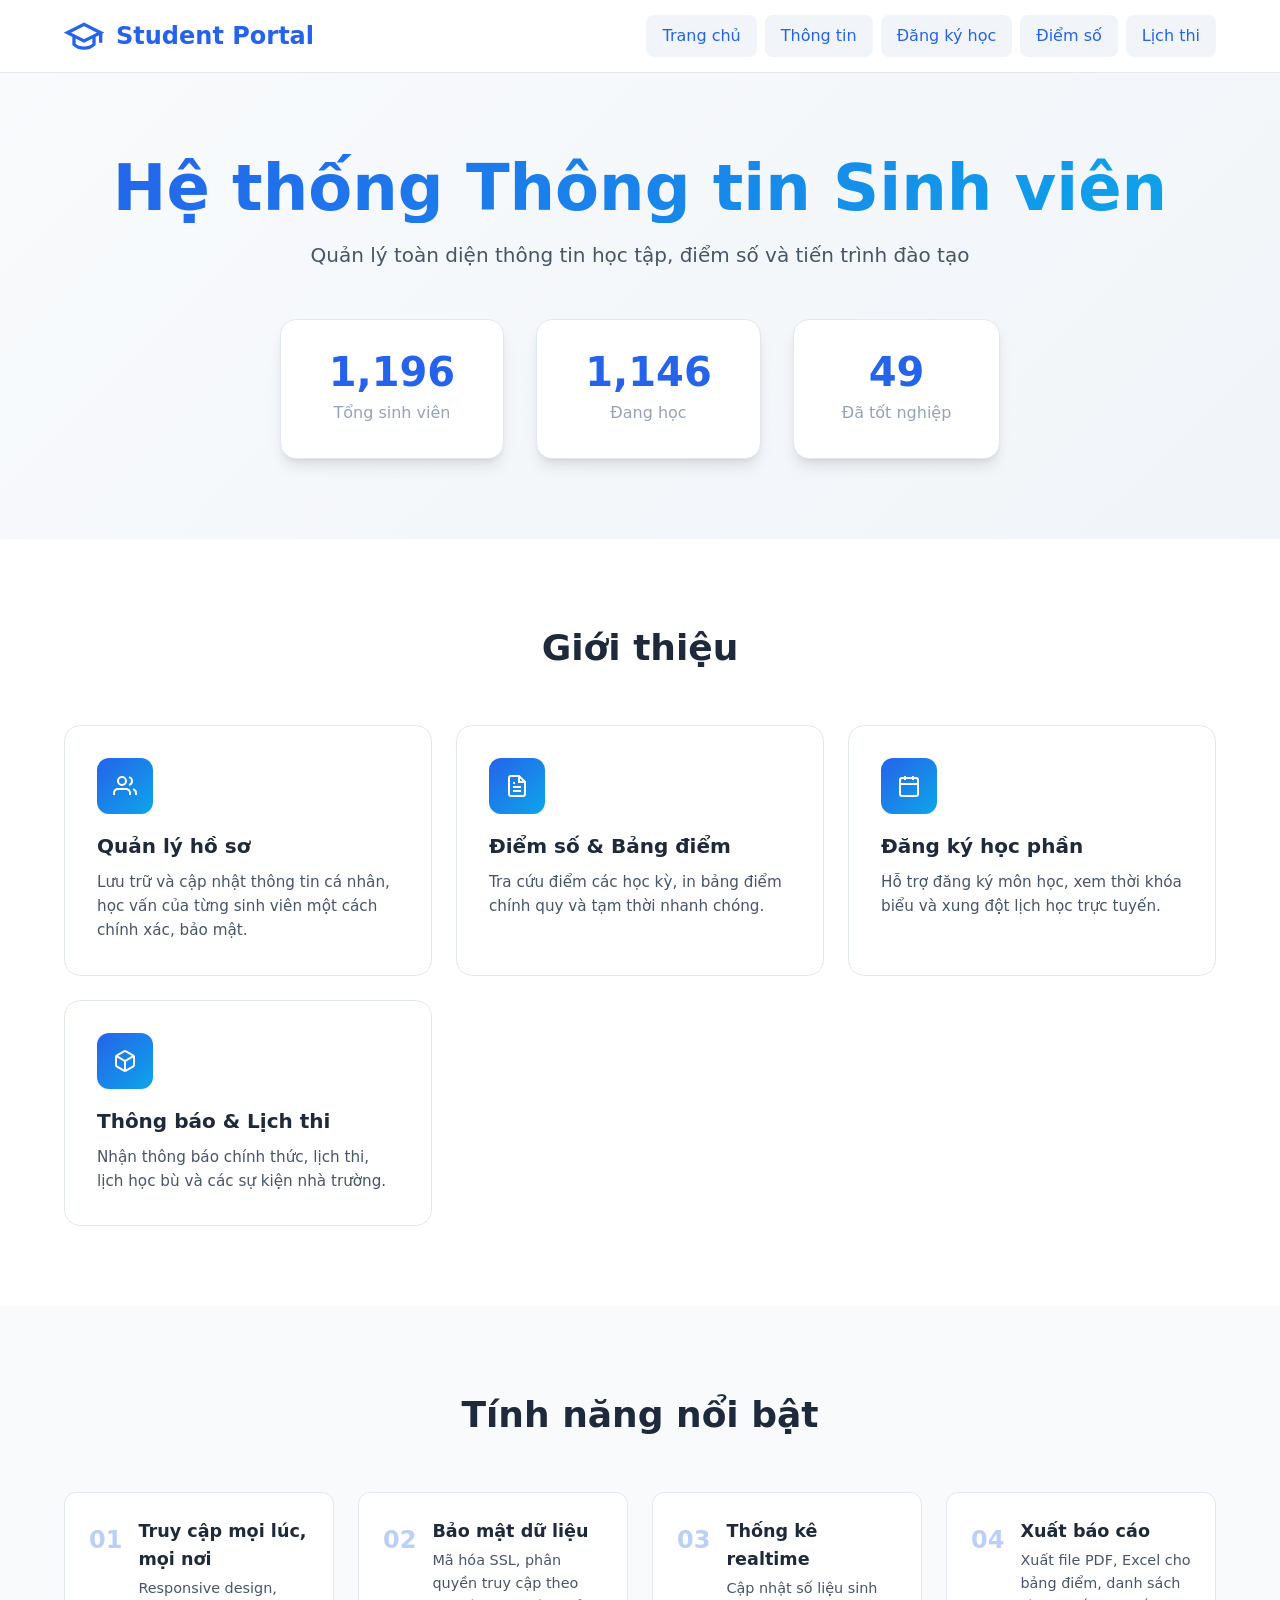
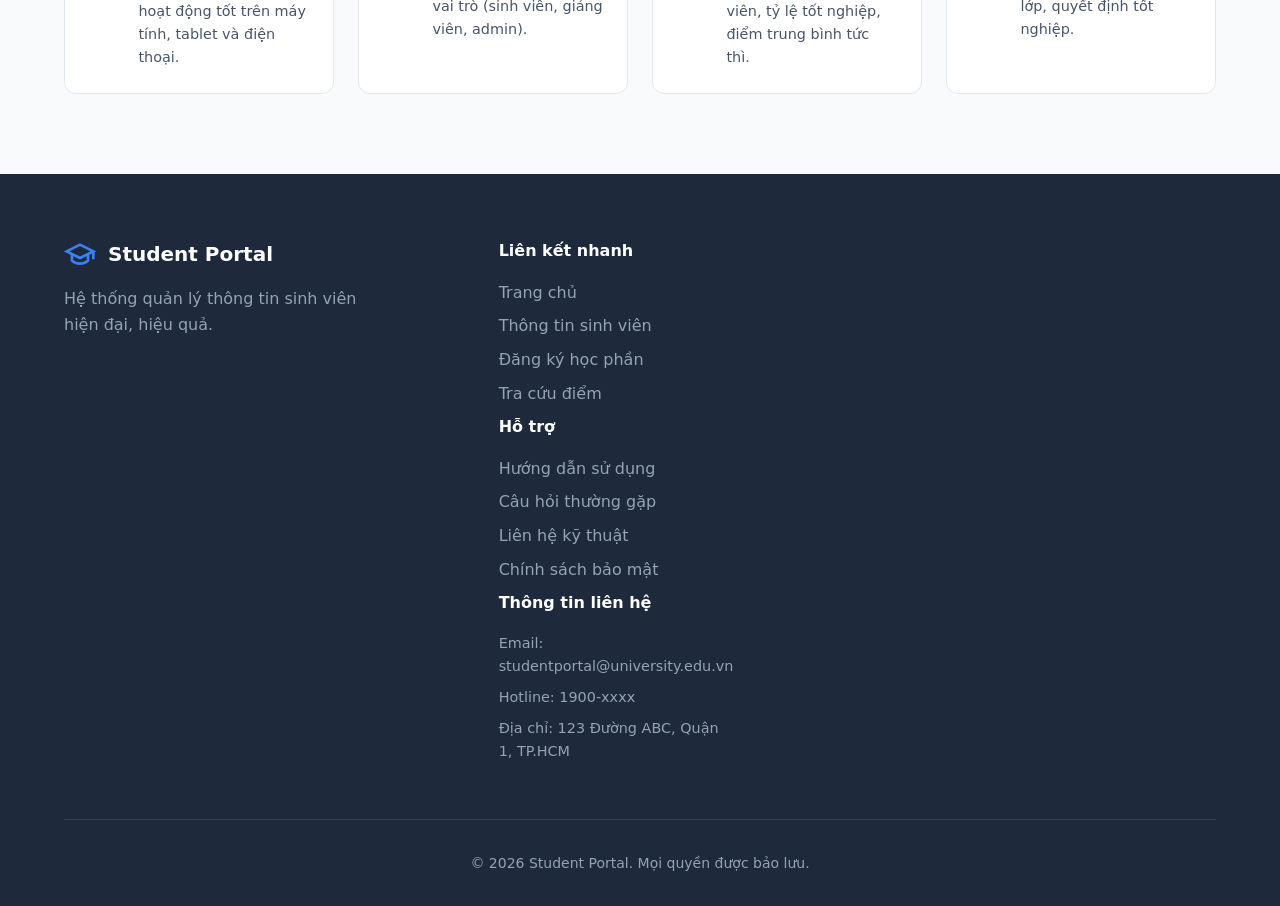
<file: BAITAP_LTW/bt01_docker-compose/website1/index.html>
<!DOCTYPE html>
<html lang="vi">
<head>
    <meta charset="UTF-8">
    <meta name="viewport" content="width=device-width, initial-scale=1.0">
    <title>Student Portal - Hệ thống thông tin sinh viên</title>
    <link rel="stylesheet" href="style.css">
</head>
<body>
    <header class="header">
        <div class="container">
            <div class="logo">
                <svg width="40" height="40" viewBox="0 0 24 24" fill="none" stroke="currentColor" stroke-width="2">
                    <path d="M22 10v6M2 10l10-5 10 5-10 5z"/>
                    <path d="M6 12v5c3 3 9 3 12 0v-5"/>
                </svg>
                <span>Student Portal</span>
            </div>
            <nav class="nav">
                <a href="#" class="nav-link active">Trang chủ</a>
                <a href="#" class="nav-link">Thông tin</a>
                <a href="#" class="nav-link">Đăng ký học</a>
                <a href="#" class="nav-link">Điểm số</a>
                <a href="#" class="nav-link">Lịch thi</a>
            </nav>
        </div>
    </header>

    <main class="main">
        <section class="hero">
            <div class="container">
                <h1>Hệ thống Thông tin Sinh viên</h1>
                <p class="subtitle">Quản lý toàn diện thông tin học tập, điểm số và tiến trình đào tạo</p>
                <div class="hero-stats">
                    <div class="stat-card">
                        <span class="stat-number">1,200</span>
                        <span class="stat-label">Tổng sinh viên</span>
                    </div>
                    <div class="stat-card">
                        <span class="stat-number">1,150</span>
                        <span class="stat-label">Đang học</span>
                    </div>
                    <div class="stat-card">
                        <span class="stat-number">50</span>
                        <span class="stat-label">Đã tốt nghiệp</span>
                    </div>
                </div>
            </div>
        </section>

        <section class="info-section">
            <div class="container">
                <h2>Giới thiệu</h2>
                <div class="info-grid">
                    <div class="info-card">
                        <div class="icon-wrapper">
                            <svg width="24" height="24" viewBox="0 0 24 24" fill="none" stroke="currentColor" stroke-width="2">
                                <path d="M17 21v-2a4 4 0 0 0-4-4H5a4 4 0 0 0-4 4v2"/>
                                <circle cx="9" cy="7" r="4"/>
                                <path d="M23 21v-2a4 4 0 0 0-3-3.87M16 3.13a4 4 0 0 1 0 7.75"/>
                            </svg>
                        </div>
                        <h3>Quản lý hồ sơ</h3>
                        <p>Lưu trữ và cập nhật thông tin cá nhân, học vấn của từng sinh viên một cách chính xác, bảo mật.</p>
                    </div>
                    <div class="info-card">
                        <div class="icon-wrapper">
                            <svg width="24" height="24" viewBox="0 0 24 24" fill="none" stroke="currentColor" stroke-width="2">
                                <path d="M14 2H6a2 2 0 0 0-2 2v16a2 2 0 0 0 2 2h12a2 2 0 0 0 2-2V8z"/>
                                <polyline points="14 2 14 8 20 8"/>
                                <line x1="16" y1="13" x2="8" y2="13"/>
                                <line x1="16" y1="17" x2="8" y2="17"/>
                                <polyline points="10 9 9 9 8 9"/>
                            </svg>
                        </div>
                        <h3>Điểm số & Bảng điểm</h3>
                        <p>Tra cứu điểm các học kỳ, in bảng điểm chính quy và tạm thời nhanh chóng.</p>
                    </div>
                    <div class="info-card">
                        <div class="icon-wrapper">
                            <svg width="24" height="24" viewBox="0 0 24 24" fill="none" stroke="currentColor" stroke-width="2">
                                <rect x="3" y="4" width="18" height="18" rx="2" ry="2"/>
                                <line x1="16" y1="2" x2="16" y2="6"/>
                                <line x1="8" y1="2" x2="8" y2="6"/>
                                <line x1="3" y1="10" x2="21" y2="10"/>
                            </svg>
                        </div>
                        <h3>Đăng ký học phần</h3>
                        <p>Hỗ trợ đăng ký môn học, xem thời khóa biểu và xung đột lịch học trực tuyến.</p>
                    </div>
                    <div class="info-card">
                        <div class="icon-wrapper">
                            <svg width="24" height="24" viewBox="0 0 24 24" fill="none" stroke="currentColor" stroke-width="2">
                                <path d="M21 16V8a2 2 0 0 0-1-1.73l-7-4a2 2 0 0 0-2 0l-7 4A2 2 0 0 0 3 8v8a2 2 0 0 0 1 1.73l7 4a2 2 0 0 0 2 0l7-4A2 2 0 0 0 21 16z"/>
                                <polyline points="3.27 6.96 12 12.01 20.73 6.96"/>
                                <line x1="12" y1="22.08" x2="12" y2="12"/>
                            </svg>
                        </div>
                        <h3>Thông báo & Lịch thi</h3>
                        <p>Nhận thông báo chính thức, lịch thi, lịch học bù và các sự kiện nhà trường.</p>
                    </div>
                </div>
            </div>
        </section>

        <section class="features-section">
            <div class="container">
                <h2>Tính năng nổi bật</h2>
                <div class="features-grid">
                    <div class="feature-item">
                        <span class="feature-number">01</span>
                        <div>
                            <h4>Truy cập mọi lúc, mọi nơi</h4>
                            <p>Responsive design, hoạt động tốt trên máy tính, tablet và điện thoại.</p>
                        </div>
                    </div>
                    <div class="feature-item">
                        <span class="feature-number">02</span>
                        <div>
                            <h4>Bảo mật dữ liệu</h4>
                            <p>Mã hóa SSL, phân quyền truy cập theo vai trò (sinh viên, giảng viên, admin).</p>
                        </div>
                    </div>
                    <div class="feature-item">
                        <span class="feature-number">03</span>
                        <div>
                            <h4>Thống kê realtime</h4>
                            <p>Cập nhật số liệu sinh viên, tỷ lệ tốt nghiệp, điểm trung bình tức thì.</p>
                        </div>
                    </div>
                    <div class="feature-item">
                        <span class="feature-number">04</span>
                        <div>
                            <h4>Xuất báo cáo</h4>
                            <p>Xuất file PDF, Excel cho bảng điểm, danh sách lớp, quyết định tốt nghiệp.</p>
                        </div>
                    </div>
                </div>
            </div>
        </section>
    </main>

    <footer class="footer">
        <div class="container">
            <div class="footer-content">
                <div class="footer-brand">
                    <div class="logo">
                        <svg width="32" height="32" viewBox="0 0 24 24" fill="none" stroke="currentColor" stroke-width="2">
                            <path d="M22 10v6M2 10l10-5 10 5-10 5z"/>
                            <path d="M6 12v5c3 3 9 3 12 0v-5"/>
                        </svg>
                        <span>Student Portal</span>
                    </div>
                    <p>Hệ thống quản lý thông tin sinh viên hiện đại, hiệu quả.</p>
                </div>
                <div class="footer-links">
                    <div class="link-group">
                        <h4>Liên kết nhanh</h4>
                        <a href="#">Trang chủ</a>
                        <a href="#">Thông tin sinh viên</a>
                        <a href="#">Đăng ký học phần</a>
                        <a href="#">Tra cứu điểm</a>
                    </div>
                    <div class="link-group">
                        <h4>Hỗ trợ</h4>
                        <a href="#">Hướng dẫn sử dụng</a>
                        <a href="#">Câu hỏi thường gặp</a>
                        <a href="#">Liên hệ kỹ thuật</a>
                        <a href="#">Chính sách bảo mật</a>
                    </div>
                    <div class="link-group">
                        <h4>Thông tin liên hệ</h4>
                        <p>Email: studentportal@university.edu.vn</p>
                        <p>Hotline: 1900-xxxx</p>
                        <p>Địa chỉ: 123 Đường ABC, Quận 1, TP.HCM</p>
                    </div>
                </div>
            </div>
            <div class="footer-bottom">
                <p>&copy; 2026 Student Portal. Mọi quyền được bảo lưu.</p>
            </div>
        </div>
    </footer>

    <script src="script.js"></script>
</body>
</html>
</file>
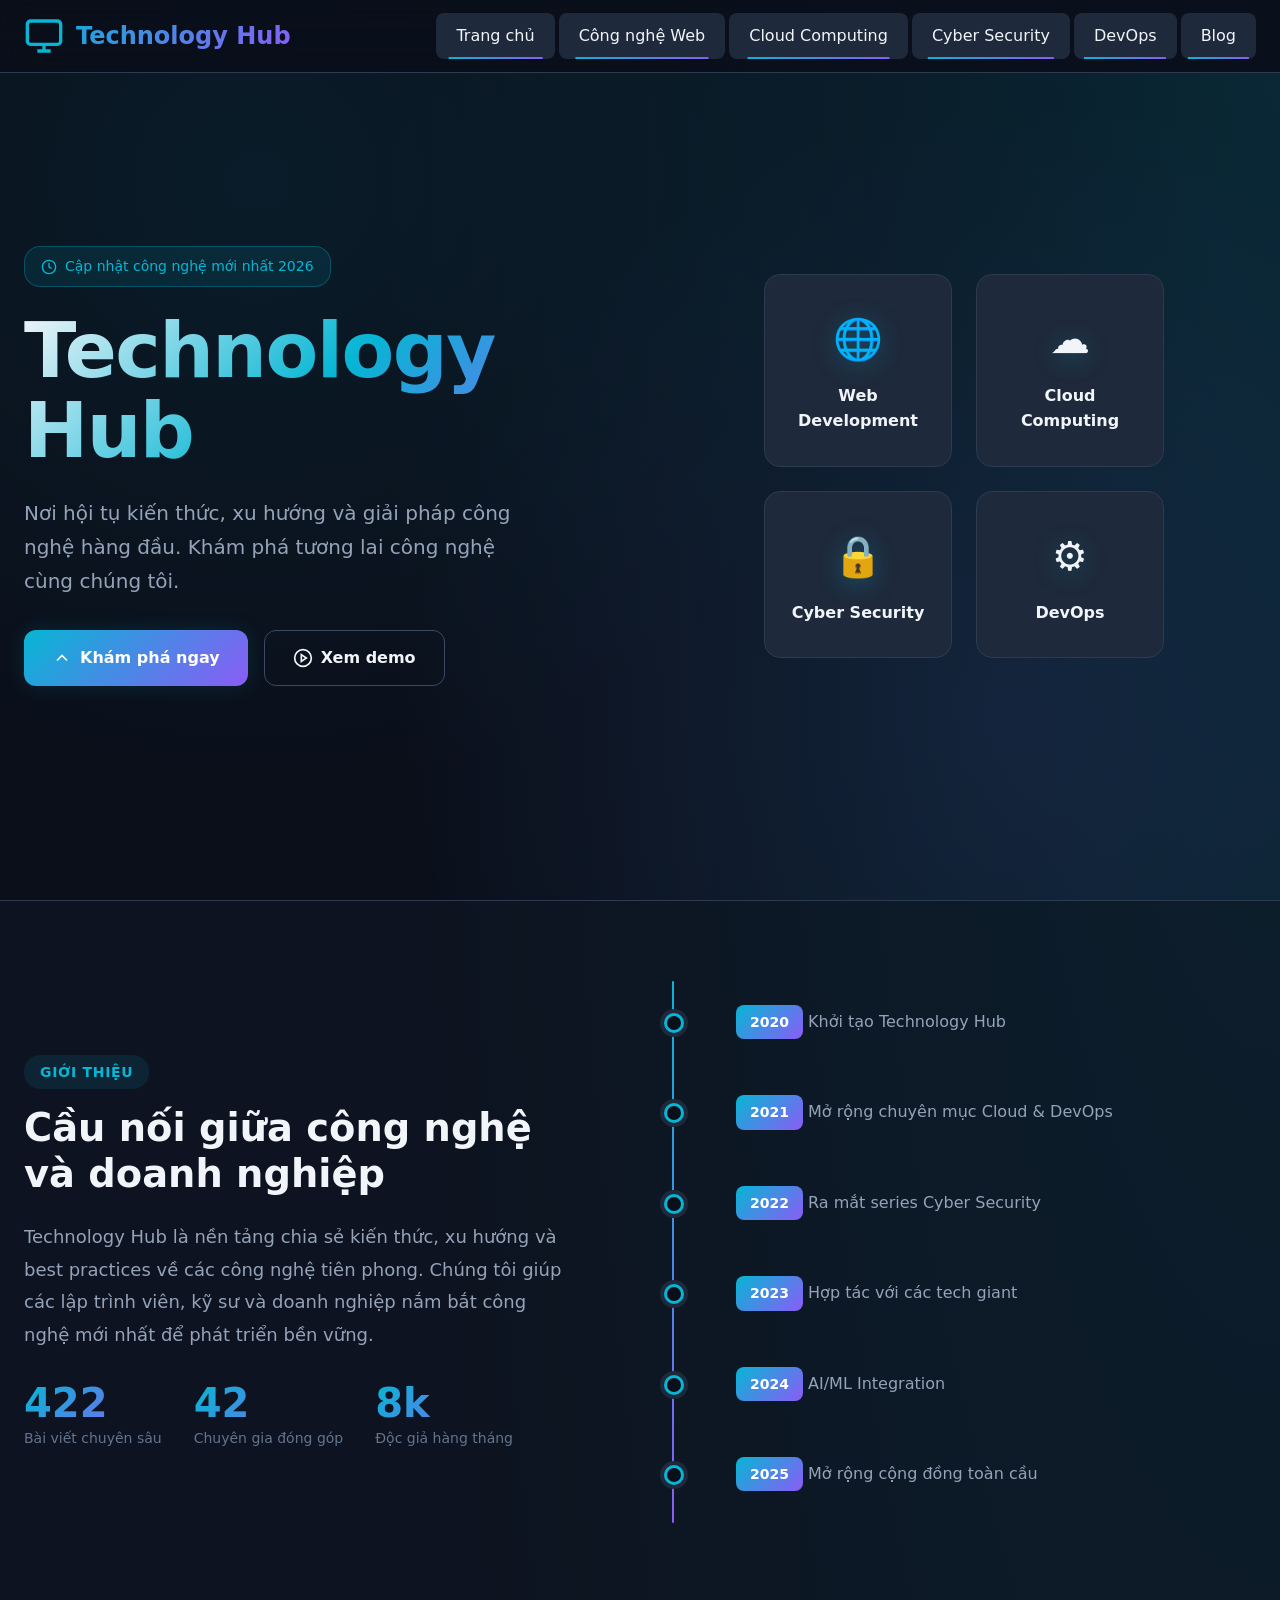
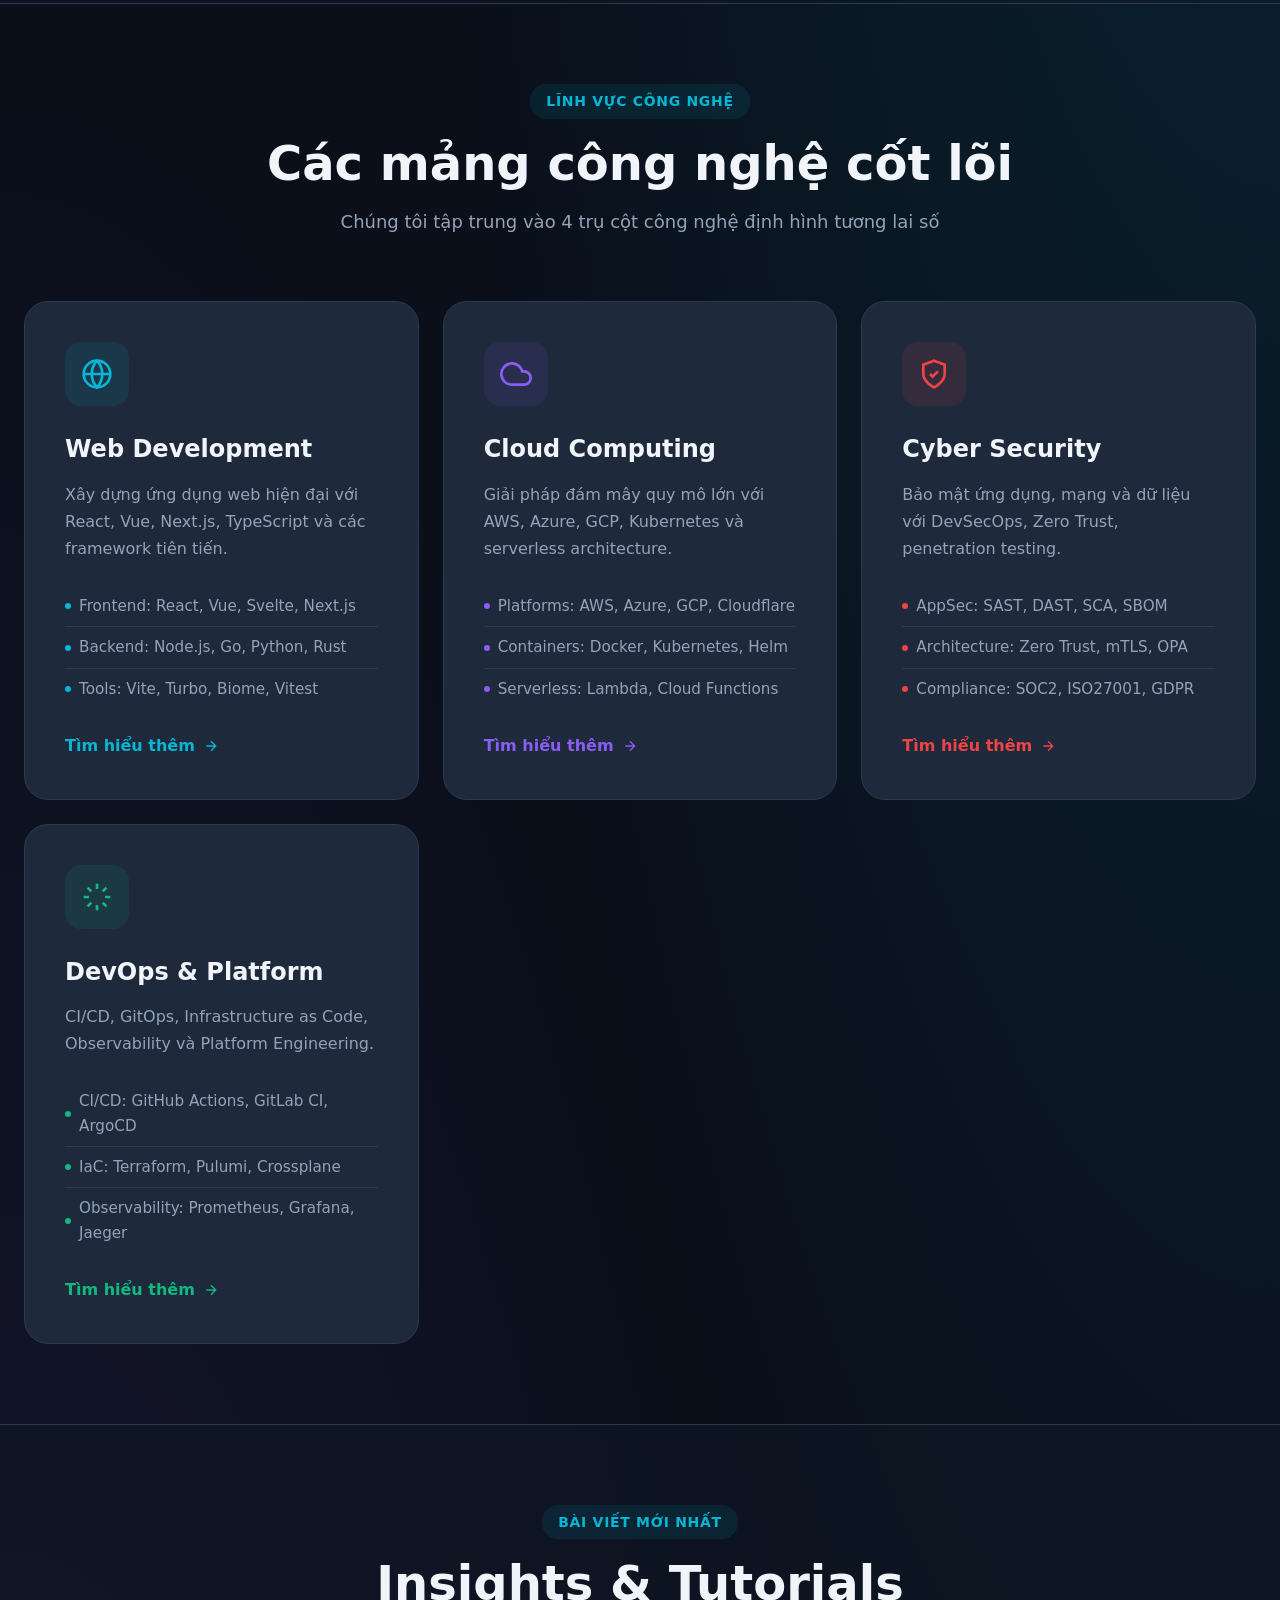
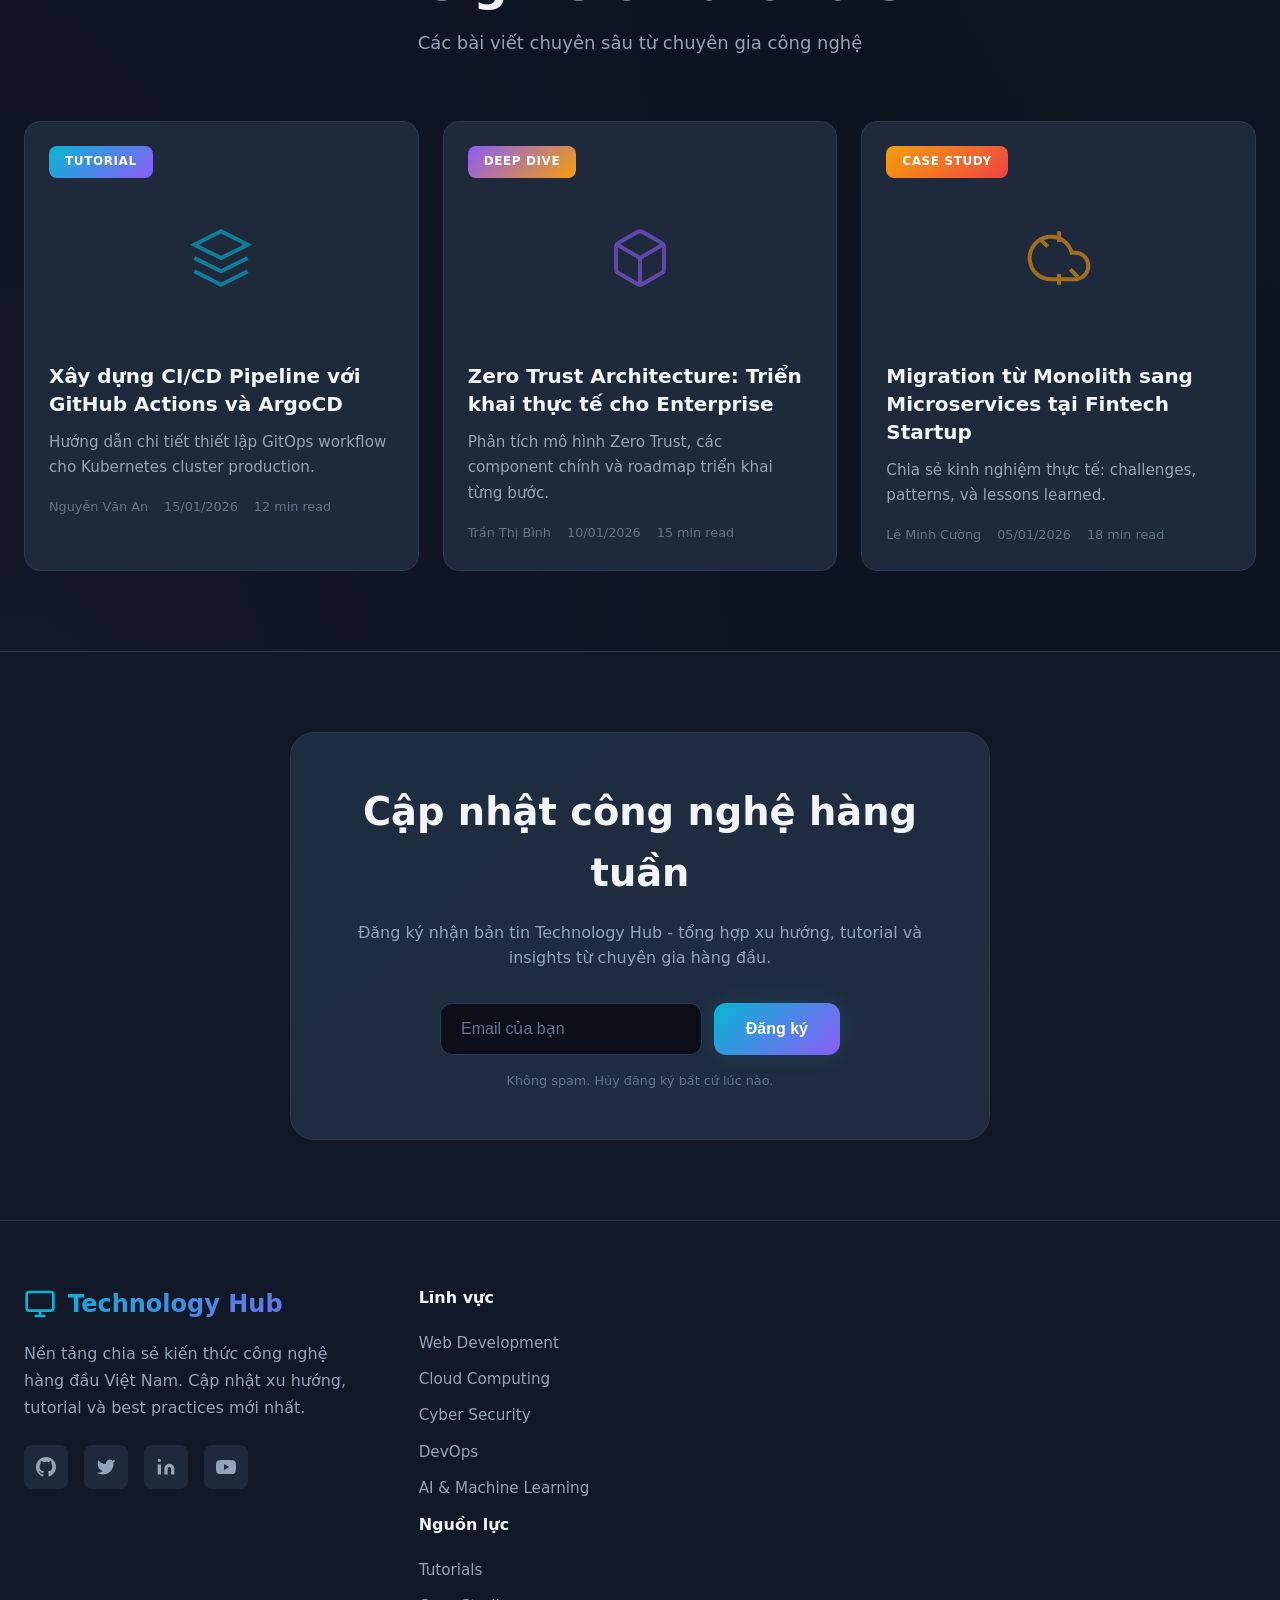
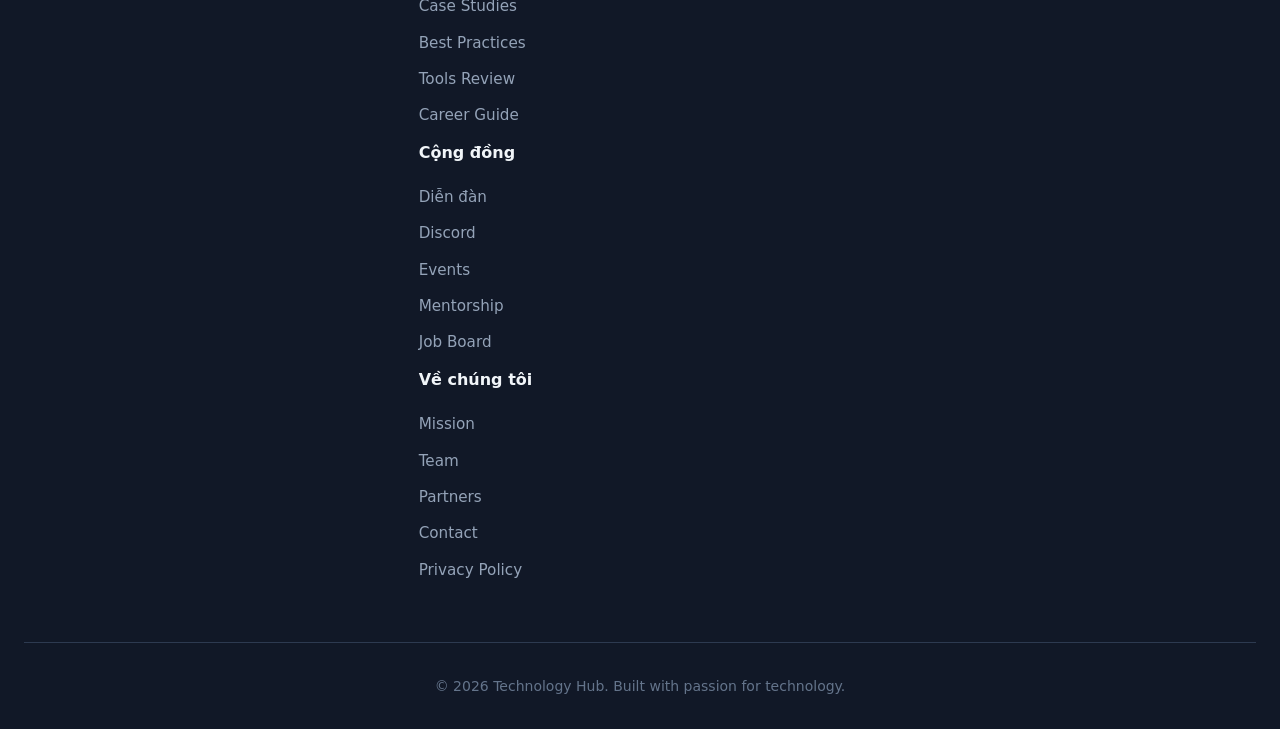
<file: BAITAP_LTW/bt01_docker-compose/website2/index.html>
<!DOCTYPE html>
<html lang="vi">
<head>
    <meta charset="UTF-8">
    <meta name="viewport" content="width=device-width, initial-scale=1.0">
    <title>Technology Hub - Trung tâm Công nghệ</title>
    <link rel="stylesheet" href="style.css">
</head>
<body>
    <header class="header">
        <div class="container">
            <div class="logo">
                <svg width="40" height="40" viewBox="0 0 24 24" fill="none" stroke="currentColor" stroke-width="2">
                    <rect x="2" y="3" width="20" height="14" rx="2" ry="2"/>
                    <path d="M8 21h8M12 17v4"/>
                </svg>
                <span>Technology Hub</span>
            </div>
            <nav class="nav">
                <a href="#" class="nav-link active">Trang chủ</a>
                <a href="#" class="nav-link">Công nghệ Web</a>
                <a href="#" class="nav-link">Cloud Computing</a>
                <a href="#" class="nav-link">Cyber Security</a>
                <a href="#" class="nav-link">DevOps</a>
                <a href="#" class="nav-link">Blog</a>
            </nav>
        </div>
    </header>

    <main class="main">
        <section class="hero">
            <div class="container">
                <div class="hero-content">
                    <span class="hero-badge">
                        <svg width="16" height="16" viewBox="0 0 24 24" fill="none" stroke="currentColor" stroke-width="2">
                            <circle cx="12" cy="12" r="10"/>
                            <path d="M12 6v6l4 2"/>
                        </svg>
                        Cập nhật công nghệ mới nhất 2026
                    </span>
                    <h1>Technology Hub</h1>
                    <p class="hero-subtitle">Nơi hội tụ kiến thức, xu hướng và giải pháp công nghệ hàng đầu. Khám phá tương lai công nghệ cùng chúng tôi.</p>
                    <div class="hero-actions">
                        <a href="#tech-domains" class="btn btn-primary">
                            <svg width="20" height="20" viewBox="0 0 24 24" fill="none" stroke="currentColor" stroke-width="2">
                                <path d="M18 15l-6-6-6 6"/>
                            </svg>
                            Khám phá ngay
                        </a>
                        <a href="#" class="btn btn-secondary">
                            <svg width="20" height="20" viewBox="0 0 24 24" fill="none" stroke="currentColor" stroke-width="2">
                                <circle cx="12" cy="12" r="10"/>
                                <polygon points="10 8 16 12 10 16 10 8"/>
                            </svg>
                            Xem demo
                        </a>
                    </div>
                </div>
                <div class="hero-visual">
                    <div class="floating-cards">
                        <div class="float-card" style="--delay: 0s">
                            <span class="card-icon">🌐</span>
                            <span>Web Development</span>
                        </div>
                        <div class="float-card" style="--delay: 0.5s">
                            <span class="card-icon">☁️</span>
                            <span>Cloud Computing</span>
                        </div>
                        <div class="float-card" style="--delay: 1s">
                            <span class="card-icon">🔒</span>
                            <span>Cyber Security</span>
                        </div>
                        <div class="float-card" style="--delay: 1.5s">
                            <span class="card-icon">⚙️</span>
                            <span>DevOps</span>
                        </div>
                    </div>
                </div>
            </div>
        </section>

        <section class="intro-section" id="about">
            <div class="container">
                <div class="intro-grid">
                    <div class="intro-content">
                        <span class="section-tag">Giới thiệu</span>
                        <h2>Cầu nối giữa công nghệ và doanh nghiệp</h2>
                        <p class="lead">Technology Hub là nền tảng chia sẻ kiến thức, xu hướng và best practices về các công nghệ tiên phong. Chúng tôi giúp các lập trình viên, kỹ sư và doanh nghiệp nắm bắt công nghệ mới nhất để phát triển bền vững.</p>
                        <div class="stats-row">
                            <div class="stat-item">
                                <span class="stat-value">500+</span>
                                <span class="stat-title">Bài viết chuyên sâu</span>
                            </div>
                            <div class="stat-item">
                                <span class="stat-value">50+</span>
                                <span class="stat-title">Chuyên gia đóng góp</span>
                            </div>
                            <div class="stat-item">
                                <span class="stat-value">10k+</span>
                                <span class="stat-title">Độc giả hàng tháng</span>
                            </div>
                        </div>
                    </div>
                    <div class="intro-visual">
                        <div class="tech-timeline">
                            <div class="timeline-item">
                                <span class="timeline-year">2020</span>
                                <span class="timeline-desc">Khởi tạo Technology Hub</span>
                            </div>
                            <div class="timeline-item">
                                <span class="timeline-year">2021</span>
                                <span class="timeline-desc">Mở rộng chuyên mục Cloud & DevOps</span>
                            </div>
                            <div class="timeline-item">
                                <span class="timeline-year">2022</span>
                                <span class="timeline-desc">Ra mắt series Cyber Security</span>
                            </div>
                            <div class="timeline-item">
                                <span class="timeline-year">2023</span>
                                <span class="timeline-desc">Hợp tác với các tech giant</span>
                            </div>
                            <div class="timeline-item">
                                <span class="timeline-year">2024</span>
                                <span class="timeline-desc">AI/ML Integration</span>
                            </div>
                            <div class="timeline-item">
                                <span class="timeline-year">2025</span>
                                <span class="timeline-desc">Mở rộng cộng đồng toàn cầu</span>
                            </div>
                        </div>
                    </div>
                </div>
            </div>
        </section>

        <section class="tech-domains" id="tech-domains">
            <div class="container">
                <header class="section-header">
                    <span class="section-tag">Lĩnh vực công nghệ</span>
                    <h2>Các mảng công nghệ cốt lõi</h2>
                    <p>Chúng tôi tập trung vào 4 trụ cột công nghệ định hình tương lai số</p>
                </header>

                <div class="domains-grid">
                    <article class="domain-card" data-domain="web">
                        <div class="domain-icon">
                            <svg width="32" height="32" viewBox="0 0 24 24" fill="none" stroke="currentColor" stroke-width="2">
                                <circle cx="12" cy="12" r="10"/>
                                <line x1="2" y1="12" x2="22" y2="12"/>
                                <path d="M12 2a15.3 15.3 0 0 1 4 10 15.3 15.3 0 0 1-4 10 15.3 15.3 0 0 1-4-10 15.3 15.3 0 0 1 4-10z"/>
                            </svg>
                        </div>
                        <div class="domain-content">
                            <h3>Web Development</h3>
                            <p>Xây dựng ứng dụng web hiện đại với React, Vue, Next.js, TypeScript và các framework tiên tiến.</p>
                            <ul class="tech-list">
                                <li>Frontend: React, Vue, Svelte, Next.js</li>
                                <li>Backend: Node.js, Go, Python, Rust</li>
                                <li>Tools: Vite, Turbo, Biome, Vitest</li>
                            </ul>
                            <a href="#" class="domain-link">Tìm hiểu thêm <svg width="16" height="16" viewBox="0 0 24 24" fill="none" stroke="currentColor" stroke-width="2"><path d="M5 12h14M12 5l7 7-7 7"/></svg></a>
                        </div>
                    </article>

                    <article class="domain-card" data-domain="cloud">
                        <div class="domain-icon cloud">
                            <svg width="32" height="32" viewBox="0 0 24 24" fill="none" stroke="currentColor" stroke-width="2">
                                <path d="M18 10h-1.26A8 8 0 1 0 9 20h9a5 5 0 0 0 0-10z"/>
                            </svg>
                        </div>
                        <div class="domain-content">
                            <h3>Cloud Computing</h3>
                            <p>Giải pháp đám mây quy mô lớn với AWS, Azure, GCP, Kubernetes và serverless architecture.</p>
                            <ul class="tech-list">
                                <li>Platforms: AWS, Azure, GCP, Cloudflare</li>
                                <li>Containers: Docker, Kubernetes, Helm</li>
                                <li>Serverless: Lambda, Cloud Functions</li>
                            </ul>
                            <a href="#" class="domain-link">Tìm hiểu thêm <svg width="16" height="16" viewBox="0 0 24 24" fill="none" stroke="currentColor" stroke-width="2"><path d="M5 12h14M12 5l7 7-7 7"/></svg></a>
                        </div>
                    </article>

                    <article class="domain-card" data-domain="security">
                        <div class="domain-icon security">
                            <svg width="32" height="32" viewBox="0 0 24 24" fill="none" stroke="currentColor" stroke-width="2">
                                <path d="M12 22s8-4 8-10V5l-8-3-8 3v7c0 6 8 10 8 10z"/>
                                <path d="M9 12l2 2 4-4"/>
                            </svg>
                        </div>
                        <div class="domain-content">
                            <h3>Cyber Security</h3>
                            <p>Bảo mật ứng dụng, mạng và dữ liệu với DevSecOps, Zero Trust, penetration testing.</p>
                            <ul class="tech-list">
                                <li>AppSec: SAST, DAST, SCA, SBOM</li>
                                <li>Architecture: Zero Trust, mTLS, OPA</li>
                                <li>Compliance: SOC2, ISO27001, GDPR</li>
                            </ul>
                            <a href="#" class="domain-link">Tìm hiểu thêm <svg width="16" height="16" viewBox="0 0 24 24" fill="none" stroke="currentColor" stroke-width="2"><path d="M5 12h14M12 5l7 7-7 7"/></svg></a>
                        </div>
                    </article>

                    <article class="domain-card" data-domain="devops">
                        <div class="domain-icon devops">
                            <svg width="32" height="32" viewBox="0 0 24 24" fill="none" stroke="currentColor" stroke-width="2">
                                <path d="M12 2v4M12 18v4M4.93 4.93l2.83 2.83M16.24 16.24l2.83 2.83M2 12h4M18 12h4M4.93 19.07l2.83-2.83M16.24 7.76l2.83-2.83"/>
                            </svg>
                        </div>
                        <div class="domain-content">
                            <h3>DevOps & Platform</h3>
                            <p>CI/CD, GitOps, Infrastructure as Code, Observability và Platform Engineering.</p>
                            <ul class="tech-list">
                                <li>CI/CD: GitHub Actions, GitLab CI, ArgoCD</li>
                                <li>IaC: Terraform, Pulumi, Crossplane</li>
                                <li>Observability: Prometheus, Grafana, Jaeger</li>
                            </ul>
                            <a href="#" class="domain-link">Tìm hiểu thêm <svg width="16" height="16" viewBox="0 0 24 24" fill="none" stroke="currentColor" stroke-width="2"><path d="M5 12h14M12 5l7 7-7 7"/></svg></a>
                        </div>
                    </article>
                </div>
            </div>
        </section>

        <section class="featured-content">
            <div class="container">
                <header class="section-header">
                    <span class="section-tag">Bài viết mới nhất</span>
                    <h2>Insights & Tutorials</h2>
                    <p>Các bài viết chuyên sâu từ chuyên gia công nghệ</p>
                </header>

                <div class="articles-grid">
                    <article class="article-card">
                        <div class="article-badge">Tutorial</div>
                        <div class="article-image">
                            <svg width="64" height="64" viewBox="0 0 24 24" fill="none" stroke="currentColor" stroke-width="1.5">
                                <path d="M12 2L2 7l10 5 10-5-10-5zM2 17l10 5 10-5M2 12l10 5 10-5"/>
                            </svg>
                        </div>
                        <div class="article-content">
                            <h3>Xây dựng CI/CD Pipeline với GitHub Actions và ArgoCD</h3>
                            <p>Hướng dẫn chi tiết thiết lập GitOps workflow cho Kubernetes cluster production.</p>
                            <div class="article-meta">
                                <span class="author">Nguyễn Văn An</span>
                                <span class="date">15/01/2026</span>
                                <span class="read-time">12 min read</span>
                            </div>
                        </div>
                    </article>

                    <article class="article-card">
                        <div class="article-badge">Deep Dive</div>
                        <div class="article-image">
                            <svg width="64" height="64" viewBox="0 0 24 24" fill="none" stroke="currentColor" stroke-width="1.5">
                                <path d="M21 16V8a2 2 0 0 0-1-1.73l-7-4a2 2 0 0 0-2 0l-7 4A2 2 0 0 0 3 8v8a2 2 0 0 0 1 1.73l7 4a2 2 0 0 0 2 0l7-4A2 2 0 0 0 21 16z"/>
                                <polyline points="3.27 6.96 12 12.01 20.73 6.96"/>
                                <line x1="12" y1="22.08" x2="12" y2="12"/>
                            </svg>
                        </div>
                        <div class="article-content">
                            <h3>Zero Trust Architecture: Triển khai thực tế cho Enterprise</h3>
                            <p>Phân tích mô hình Zero Trust, các component chính và roadmap triển khai từng bước.</p>
                            <div class="article-meta">
                                <span class="author">Trần Thị Bình</span>
                                <span class="date">10/01/2026</span>
                                <span class="read-time">15 min read</span>
                            </div>
                        </div>
                    </article>

                    <article class="article-card">
                        <div class="article-badge">Case Study</div>
                        <div class="article-image">
                            <svg width="64" height="64" viewBox="0 0 24 24" fill="none" stroke="currentColor" stroke-width="1.5">
                                <path d="M18 10h-1.26A8 8 0 1 0 9 20h9a5 5 0 0 0 0-10z"/>
                                <path d="M12 2v4M12 18v4M4.93 4.93l2.83 2.83M16.24 16.24l2.83 2.83"/>
                            </svg>
                        </div>
                        <div class="article-content">
                            <h3>Migration từ Monolith sang Microservices tại Fintech Startup</h3>
                            <p>Chia sẻ kinh nghiệm thực tế: challenges, patterns, và lessons learned.</p>
                            <div class="article-meta">
                                <span class="author">Lê Minh Cường</span>
                                <span class="date">05/01/2026</span>
                                <span class="read-time">18 min read</span>
                            </div>
                        </div>
                    </article>
                </div>
            </div>
        </section>

        <section class="newsletter">
            <div class="container">
                <div class="newsletter-card">
                    <div class="newsletter-content">
                        <h2>Cập nhật công nghệ hàng tuần</h2>
                        <p>Đăng ký nhận bản tin Technology Hub - tổng hợp xu hướng, tutorial và insights từ chuyên gia hàng đầu.</p>
                    </div>
                    <form class="newsletter-form">
                        <div class="form-group">
                            <input type="email" placeholder="Email của bạn" required>
                            <button type="submit" class="btn btn-primary">Đăng ký</button>
                        </div>
                        <p class="form-note">Không spam. Hủy đăng ký bất cứ lúc nào.</p>
                    </form>
                </div>
            </div>
        </section>
    </main>

    <footer class="footer">
        <div class="container">
            <div class="footer-grid">
                <div class="footer-brand">
                    <div class="logo">
                        <svg width="32" height="32" viewBox="0 0 24 24" fill="none" stroke="currentColor" stroke-width="2">
                            <rect x="2" y="3" width="20" height="14" rx="2" ry="2"/>
                            <path d="M8 21h8M12 17v4"/>
                        </svg>
                        <span>Technology Hub</span>
                    </div>
                    <p>Nền tảng chia sẻ kiến thức công nghệ hàng đầu Việt Nam. Cập nhật xu hướng, tutorial và best practices mới nhất.</p>
                    <div class="social-links">
                        <a href="#" aria-label="GitHub"><svg width="20" height="20" viewBox="0 0 24 24" fill="currentColor"><path d="M12 0C5.374 0 0 5.373 0 12c0 5.302 3.438 9.8 8.207 11.387.599.111.793-.261.793-.577v-2.234c-3.338.726-4.033-1.416-4.033-1.416-.546-1.387-1.333-1.756-1.333-1.756-1.089-.745.083-.729.083-.729 1.205.084 1.839 1.237 1.839 1.237 1.07 1.834 2.807 1.304 3.492.997.107-.775.418-1.305.762-1.604-2.665-.305-5.467-1.334-5.467-5.931 0-1.311.469-2.381 1.236-3.221-.124-.303-.535-1.524.117-3.176 0 0 1.008-.322 3.301 1.23A11.509 11.509 0 0112 5.803c1.02.005 2.047.138 3.006.404 2.291-1.552 3.297-1.23 3.297-1.23.653 1.653.242 2.874.118 3.176.77.84 1.235 1.911 1.235 3.221 0 4.609-2.807 5.624-5.479 5.921.43.372.823 1.102.823 2.222v3.293c0 .319.192.694.801.576C20.566 21.797 24 17.3 24 12c0-6.627-5.373-12-12-12z"/></svg></a>
                        <a href="#" aria-label="Twitter"><svg width="20" height="20" viewBox="0 0 24 24" fill="currentColor"><path d="M23 3a10.9 10.9 0 01-3.14 1.53 4.48 4.48 0 00-7.86 3v1A10.66 10.66 0 013 4s-4 9 5 13a11.64 11.64 0 01-7 2c9 5 20 0 20-11.5a4.5 4.5 0 00-.08-.83A7.72 7.72 0 0023 3z"/></svg></a>
                        <a href="#" aria-label="LinkedIn"><svg width="20" height="20" viewBox="0 0 24 24" fill="currentColor"><path d="M16 8a6 6 0 016 6v7h-4v-7a2 2 0 00-2-2 2 2 0 00-2 2v7h-4v-7a6 6 0 016-6zM2 9h4v12H2zM4 6a2 2 0 100-4 2 2 0 000 4z"/></svg></a>
                        <a href="#" aria-label="YouTube"><svg width="20" height="20" viewBox="0 0 24 24" fill="currentColor"><path d="M23.498 6.186a3.016 3.016 0 00-2.122-2.136C19.505 3.545 12 3.545 12 3.545s-7.505 0-9.377.505A3.017 3.017 0 00.502 6.186C0 8.07 0 12 0 12s0 3.93.502 5.814a3.016 3.016 0 002.122 2.136c1.871.505 9.376.505 9.376.505s7.505 0 9.377-.505a3.015 3.015 0 002.122-2.136C24 15.93 24 12 24 12s0-3.93-.502-5.814zM9.545 15.568V8.432L15.818 12l-6.273 3.568z"/></svg></a>
                    </div>
                </div>
                <div class="footer-links">
                    <div class="link-column">
                        <h4>Lĩnh vực</h4>
                        <a href="#">Web Development</a>
                        <a href="#">Cloud Computing</a>
                        <a href="#">Cyber Security</a>
                        <a href="#">DevOps</a>
                        <a href="#">AI & Machine Learning</a>
                    </div>
                    <div class="link-column">
                        <h4>Nguồn lực</h4>
                        <a href="#">Tutorials</a>
                        <a href="#">Case Studies</a>
                        <a href="#">Best Practices</a>
                        <a href="#">Tools Review</a>
                        <a href="#">Career Guide</a>
                    </div>
                    <div class="link-column">
                        <h4>Cộng đồng</h4>
                        <a href="#">Diễn đàn</a>
                        <a href="#">Discord</a>
                        <a href="#">Events</a>
                        <a href="#">Mentorship</a>
                        <a href="#">Job Board</a>
                    </div>
                    <div class="link-column">
                        <h4>Về chúng tôi</h4>
                        <a href="#">Mission</a>
                        <a href="#">Team</a>
                        <a href="#">Partners</a>
                        <a href="#">Contact</a>
                        <a href="#">Privacy Policy</a>
                    </div>
                </div>
            </div>
            <div class="footer-bottom">
                <p>&copy; 2026 Technology Hub. Built with passion for technology.</p>
            </div>
        </div>
    </footer>

    <script src="script.js"></script>
</body>
</html>
</file>
<file: BAITAP_LTW/bt01_docker-compose/website1/style.css>
* {
    margin: 0;
    padding: 0;
    box-sizing: border-box;
}

:root {
    --primary-color: #2563eb;
    --primary-dark: #1d4ed8;
    --primary-light: #3b82f6;
    --secondary-color: #0ea5e9;
    --accent-color: #f59e0b;
    --success-color: #10b981;
    --text-primary: #1e293b;
    --text-secondary: #475569;
    --text-muted: #94a3b8;
    --bg-primary: #ffffff;
    --bg-secondary: #f8fafc;
    --bg-tertiary: #f1f5f9;
    --border-color: #e2e8f0;
    --shadow-sm: 0 1px 2px 0 rgb(0 0 0 / 0.05);
    --shadow-md: 0 4px 6px -1px rgb(0 0 0 / 0.1), 0 2px 4px -2px rgb(0 0 0 / 0.1);
    --shadow-lg: 0 10px 15px -3px rgb(0 0 0 / 0.1), 0 4px 6px -4px rgb(0 0 0 / 0.1);
    --shadow-xl: 0 20px 25px -5px rgb(0 0 0 / 0.1), 0 8px 10px -6px rgb(0 0 0 / 0.1);
    --radius-sm: 0.375rem;
    --radius-md: 0.5rem;
    --radius-lg: 0.75rem;
    --radius-xl: 1rem;
    --transition-fast: 150ms ease;
    --transition-normal: 250ms ease;
    --transition-slow: 350ms ease;
}

html {
    scroll-behavior: smooth;
}

body {
    font-family: 'Segoe UI', system-ui, -apple-system, BlinkMacSystemFont, sans-serif;
    font-size: 16px;
    line-height: 1.6;
    color: var(--text-primary);
    background-color: var(--bg-primary);
    -webkit-font-smoothing: antialiased;
    -moz-osx-font-smoothing: grayscale;
}

.container {
    width: 100%;
    max-width: 1200px;
    margin: 0 auto;
    padding: 0 1.5rem;
}

/* Header */
.header {
    position: sticky;
    top: 0;
    z-index: 100;
    background: rgba(255, 255, 255, 0.95);
    backdrop-filter: blur(10px);
    border-bottom: 1px solid var(--border-color);
    transition: box-shadow var(--transition-normal);
}

.header.scrolled {
    box-shadow: var(--shadow-md);
}

.header .container {
    display: flex;
    align-items: center;
    justify-content: space-between;
    height: 72px;
}

.logo {
    display: flex;
    align-items: center;
    gap: 0.75rem;
    font-size: 1.5rem;
    font-weight: 700;
    color: var(--primary-color);
    text-decoration: none;
}

.logo svg {
    color: var(--primary-color);
}

.nav {
    display: flex;
    align-items: center;
    gap: 0.5rem;
}

.nav-link {
    padding: 0.5rem 1rem;
    color: var(--text-secondary);
    font-weight: 500;
    text-decoration: none;
    border-radius: var(--radius-md);
    transition: all var(--transition-fast);
}

.nav-link:hover,
.nav-link.active {
    color: var(--primary-color);
    background: var(--bg-tertiary);
}

/* Hero Section */
.hero {
    padding: 5rem 0;
    background: linear-gradient(135deg, var(--bg-secondary) 0%, var(--bg-tertiary) 100%);
}

.hero .container {
    text-align: center;
}

.hero h1 {
    font-size: clamp(2.5rem, 5vw, 4rem);
    font-weight: 800;
    line-height: 1.1;
    color: var(--text-primary);
    margin-bottom: 1rem;
    background: linear-gradient(135deg, var(--primary-color), var(--secondary-color));
    -webkit-background-clip: text;
    -webkit-text-fill-color: transparent;
    background-clip: text;
}

.subtitle {
    font-size: 1.25rem;
    color: var(--text-secondary);
    max-width: 700px;
    margin: 0 auto 3rem;
}

.hero-stats {
    display: flex;
    justify-content: center;
    gap: 2rem;
    flex-wrap: wrap;
}

.stat-card {
    background: var(--bg-primary);
    padding: 2rem 3rem;
    border-radius: var(--radius-xl);
    box-shadow: var(--shadow-lg);
    border: 1px solid var(--border-color);
    transition: transform var(--transition-normal), box-shadow var(--transition-normal);
}

.stat-card:hover {
    transform: translateY(-4px);
    box-shadow: var(--shadow-xl);
}

.stat-number {
    display: block;
    font-size: 2.5rem;
    font-weight: 800;
    color: var(--primary-color);
    line-height: 1;
    margin-bottom: 0.5rem;
}

.stat-label {
    font-size: 1rem;
    color: var(--text-muted);
    font-weight: 500;
}

/* Info Section */
.info-section {
    padding: 5rem 0;
}

.info-section h2,
.features-section h2 {
    font-size: 2.25rem;
    font-weight: 700;
    text-align: center;
    margin-bottom: 3rem;
    color: var(--text-primary);
}

.info-grid {
    display: grid;
    grid-template-columns: repeat(auto-fit, minmax(280px, 1fr));
    gap: 1.5rem;
}

.info-card {
    background: var(--bg-primary);
    padding: 2rem;
    border-radius: var(--radius-xl);
    border: 1px solid var(--border-color);
    transition: all var(--transition-normal);
}

.info-card:hover {
    transform: translateY(-4px);
    box-shadow: var(--shadow-lg);
    border-color: var(--primary-light);
}

.icon-wrapper {
    width: 56px;
    height: 56px;
    display: flex;
    align-items: center;
    justify-content: center;
    background: linear-gradient(135deg, var(--primary-color), var(--secondary-color));
    border-radius: var(--radius-lg);
    color: white;
    margin-bottom: 1rem;
}

.info-card h3 {
    font-size: 1.25rem;
    font-weight: 600;
    margin-bottom: 0.5rem;
    color: var(--text-primary);
}

.info-card p {
    color: var(--text-secondary);
    font-size: 0.95rem;
}

/* Features Section */
.features-section {
    padding: 5rem 0;
    background: var(--bg-secondary);
}

.features-grid {
    display: grid;
    grid-template-columns: repeat(auto-fit, minmax(260px, 1fr));
    gap: 1.5rem;
}

.feature-item {
    display: flex;
    gap: 1rem;
    padding: 1.5rem;
    background: var(--bg-primary);
    border-radius: var(--radius-lg);
    border: 1px solid var(--border-color);
    transition: all var(--transition-normal);
}

.feature-item:hover {
    box-shadow: var(--shadow-md);
    border-color: var(--primary-light);
}

.feature-number {
    font-size: 1.5rem;
    font-weight: 700;
    color: var(--primary-color);
    opacity: 0.3;
    flex-shrink: 0;
    margin-top: 0.25rem;
}

.feature-item h4 {
    font-size: 1.1rem;
    font-weight: 600;
    margin-bottom: 0.25rem;
    color: var(--text-primary);
}

.feature-item p {
    font-size: 0.9rem;
    color: var(--text-secondary);
}

/* Footer */
.footer {
    background: var(--text-primary);
    color: var(--bg-secondary);
    padding: 4rem 0 2rem;
}

.footer-content {
    display: grid;
    grid-template-columns: 2fr repeat(3, 1fr);
    gap: 3rem;
    margin-bottom: 3rem;
}

.footer-brand .logo {
    color: white;
    font-size: 1.25rem;
    margin-bottom: 1rem;
}

.footer-brand .logo svg {
    color: var(--primary-light);
}

.footer-brand p {
    color: var(--text-muted);
    max-width: 300px;
}

.link-group h4 {
    font-size: 1rem;
    font-weight: 600;
    margin-bottom: 1rem;
    color: white;
}

.link-group a {
    display: block;
    color: var(--text-muted);
    text-decoration: none;
    margin-bottom: 0.5rem;
    transition: color var(--transition-fast);
}

.link-group a:hover {
    color: var(--primary-light);
}

.link-group p {
    color: var(--text-muted);
    margin-bottom: 0.5rem;
    font-size: 0.9rem;
}

.footer-bottom {
    padding-top: 2rem;
    border-top: 1px solid rgba(148, 163, 184, 0.2);
    text-align: center;
    color: var(--text-muted);
    font-size: 0.875rem;
}

/* Responsive */
@media (max-width: 1024px) {
    .footer-content {
        grid-template-columns: 1fr 1fr;
    }
}

@media (max-width: 768px) {
    .header .container {
        height: 60px;
    }

    .nav {
        display: none;
    }

    .hero {
        padding: 3rem 0;
    }

    .hero-stats {
        gap: 1rem;
    }

    .stat-card {
        padding: 1.5rem 2rem;
    }

    .stat-number {
        font-size: 2rem;
    }

    .info-section,
    .features-section {
        padding: 3rem 0;
    }

    .info-grid,
    .features-grid {
        grid-template-columns: 1fr;
    }

    .footer-content {
        grid-template-columns: 1fr;
        gap: 2rem;
    }

    .feature-item {
        flex-direction: column;
        text-align: center;
        align-items: center;
    }
}

@media (max-width: 480px) {
    .container {
        padding: 0 1rem;
    }

    .stat-card {
        padding: 1.25rem 1.5rem;
    }
}
</file>
<file: BAITAP_LTW/bt01_docker-compose/website2/style.css>
* {
    margin: 0;
    padding: 0;
    box-sizing: border-box;
}

:root {
    --bg-primary: #0a0f1a;
    --bg-secondary: #111827;
    --bg-tertiary: #1e293b;
    --bg-card: #1e293b;
    --bg-card-hover: #253047;
    --text-primary: #f1f5f9;
    --text-secondary: #94a3b8;
    --text-muted: #64748b;
    --accent-primary: #06b6d4;
    --accent-secondary: #8b5cf6;
    --accent-tertiary: #f59e0b;
    --accent-success: #10b981;
    --accent-danger: #ef4444;
    --border-color: #2d3a50;
    --border-light: #3b4a66;
    --shadow-sm: 0 1px 2px 0 rgba(0, 0, 0, 0.3);
    --shadow-md: 0 4px 6px -1px rgba(0, 0, 0, 0.4), 0 2px 4px -2px rgba(0, 0, 0, 0.3);
    --shadow-lg: 0 10px 15px -3px rgba(0, 0, 0, 0.4), 0 4px 6px -4px rgba(0, 0, 0, 0.3);
    --shadow-xl: 0 20px 25px -5px rgba(0, 0, 0, 0.5), 0 8px 10px -6px rgba(0, 0, 0, 0.4);
    --shadow-glow: 0 0 20px rgba(6, 182, 212, 0.15);
    --radius-sm: 0.375rem;
    --radius-md: 0.5rem;
    --radius-lg: 0.75rem;
    --radius-xl: 1rem;
    --radius-2xl: 1.5rem;
    --transition-fast: 150ms ease;
    --transition-normal: 250ms ease;
    --transition-slow: 350ms ease;
    --gradient-primary: linear-gradient(135deg, var(--accent-primary), var(--accent-secondary));
    --gradient-secondary: linear-gradient(135deg, var(--accent-secondary), var(--accent-tertiary));
    --gradient-bg: radial-gradient(ellipse at top right, rgba(6, 182, 212, 0.15) 0%, transparent 50%),
                   radial-gradient(ellipse at bottom left, rgba(139, 92, 246, 0.15) 0%, transparent 50%);
}

html {
    scroll-behavior: smooth;
}

body {
    font-family: 'Segoe UI', system-ui, -apple-system, BlinkMacSystemFont, sans-serif;
    font-size: 16px;
    line-height: 1.6;
    color: var(--text-primary);
    background-color: var(--bg-primary);
    background-image: var(--gradient-bg);
    min-height: 100vh;
    -webkit-font-smoothing: antialiased;
    -moz-osx-font-smoothing: grayscale;
}

.container {
    width: 100%;
    max-width: 1280px;
    margin: 0 auto;
    padding: 0 1.5rem;
}

/* Header */
.header {
    position: fixed;
    top: 0;
    left: 0;
    right: 0;
    z-index: 100;
    background: rgba(10, 15, 26, 0.9);
    backdrop-filter: blur(20px);
    border-bottom: 1px solid var(--border-color);
    transition: all var(--transition-normal);
}

.header.scrolled {
    box-shadow: var(--shadow-lg);
    background: rgba(10, 15, 26, 0.95);
}

.header .container {
    display: flex;
    align-items: center;
    justify-content: space-between;
    height: 72px;
}

.logo {
    display: flex;
    align-items: center;
    gap: 0.75rem;
    font-size: 1.5rem;
    font-weight: 800;
    color: var(--text-primary);
    text-decoration: none;
    background: var(--gradient-primary);
    -webkit-background-clip: text;
    -webkit-text-fill-color: transparent;
    background-clip: text;
}

.logo svg {
    color: var(--accent-primary);
}

.nav {
    display: flex;
    align-items: center;
    gap: 0.25rem;
}

.nav-link {
    padding: 0.625rem 1.25rem;
    color: var(--text-secondary);
    font-weight: 500;
    text-decoration: none;
    border-radius: var(--radius-md);
    transition: all var(--transition-fast);
    position: relative;
}

.nav-link::before {
    content: '';
    position: absolute;
    bottom: 0;
    left: 50%;
    width: 0;
    height: 2px;
    background: var(--gradient-primary);
    transition: all var(--transition-normal);
    transform: translateX(-50%);
}

.nav-link:hover,
.nav-link.active {
    color: var(--text-primary);
    background: var(--bg-tertiary);
}

.nav-link:hover::before,
.nav-link.active::before {
    width: 80%;
}

/* Hero Section */
.hero {
    min-height: 100vh;
    display: flex;
    align-items: center;
    padding: 6rem 0 4rem;
    position: relative;
    overflow: hidden;
}

.hero::before {
    content: '';
    position: absolute;
    top: 0;
    left: 0;
    right: 0;
    bottom: 0;
    background: 
        radial-gradient(circle at 20% 20%, rgba(6, 182, 212, 0.08) 0%, transparent 50%),
        radial-gradient(circle at 80% 80%, rgba(139, 92, 246, 0.08) 0%, transparent 50%);
    pointer-events: none;
}

.hero .container {
    display: grid;
    grid-template-columns: 1fr 1fr;
    gap: 4rem;
    align-items: center;
    position: relative;
    z-index: 1;
}

.hero-content {
    max-width: 600px;
}

.hero-badge {
    display: inline-flex;
    align-items: center;
    gap: 0.5rem;
    padding: 0.5rem 1rem;
    background: rgba(6, 182, 212, 0.1);
    border: 1px solid rgba(6, 182, 212, 0.3);
    border-radius: var(--radius-xl);
    color: var(--accent-primary);
    font-size: 0.875rem;
    font-weight: 500;
    margin-bottom: 1.5rem;
    animation: fadeInUp 0.6s ease forwards;
}

.hero h1 {
    font-size: clamp(3rem, 6vw, 5rem);
    font-weight: 900;
    line-height: 1.05;
    letter-spacing: -0.02em;
    margin-bottom: 1.5rem;
    animation: fadeInUp 0.6s ease 0.1s forwards;
    opacity: 0;
    background: linear-gradient(135deg, var(--text-primary) 0%, var(--accent-primary) 50%, var(--accent-secondary) 100%);
    -webkit-background-clip: text;
    -webkit-text-fill-color: transparent;
    background-clip: text;
}

.hero-subtitle {
    font-size: 1.25rem;
    color: var(--text-secondary);
    line-height: 1.7;
    margin-bottom: 2rem;
    max-width: 500px;
    animation: fadeInUp 0.6s ease 0.2s forwards;
    opacity: 0;
}

.hero-actions {
    display: flex;
    gap: 1rem;
    flex-wrap: wrap;
    animation: fadeInUp 0.6s ease 0.3s forwards;
    opacity: 0;
}

.btn {
    display: inline-flex;
    align-items: center;
    gap: 0.5rem;
    padding: 0.875rem 1.75rem;
    font-size: 1rem;
    font-weight: 600;
    border-radius: var(--radius-lg);
    text-decoration: none;
    transition: all var(--transition-normal);
    border: none;
    cursor: pointer;
}

.btn-primary {
    background: var(--gradient-primary);
    color: white;
    box-shadow: var(--shadow-glow);
}

.btn-primary:hover {
    transform: translateY(-2px);
    box-shadow: 0 0 30px rgba(6, 182, 212, 0.3);
}

.btn-secondary {
    background: transparent;
    color: var(--text-primary);
    border: 1px solid var(--border-light);
}

.btn-secondary:hover {
    background: var(--bg-tertiary);
    border-color: var(--accent-primary);
    color: var(--accent-primary);
}

.hero-visual {
    display: flex;
    justify-content: center;
    align-items: center;
    animation: float 6s ease-in-out infinite;
}

.floating-cards {
    display: grid;
    grid-template-columns: repeat(2, 1fr);
    gap: 1.5rem;
    max-width: 400px;
}

.float-card {
    display: flex;
    flex-direction: column;
    align-items: center;
    gap: 0.75rem;
    padding: 2rem 1.5rem;
    background: var(--bg-card);
    border: 1px solid var(--border-color);
    border-radius: var(--radius-xl);
    transition: all var(--transition-normal);
    animation: fadeInUp 0.6s ease calc(var(--delay) + 0.4s) forwards;
    opacity: 0;
}

.float-card:hover {
    transform: translateY(-8px);
    border-color: var(--accent-primary);
    box-shadow: var(--shadow-xl), var(--shadow-glow);
}

.card-icon {
    font-size: 2.5rem;
    filter: drop-shadow(0 4px 12px rgba(6, 182, 212, 0.3));
}

.float-card span:last-child {
    font-weight: 600;
    color: var(--text-primary);
    text-align: center;
}

/* Section Styles */
section {
    padding: 5rem 0;
}

.section-header {
    text-align: center;
    margin-bottom: 4rem;
}

.section-tag {
    display: inline-block;
    padding: 0.375rem 1rem;
    background: rgba(6, 182, 212, 0.1);
    color: var(--accent-primary);
    font-size: 0.875rem;
    font-weight: 600;
    border-radius: var(--radius-xl);
    margin-bottom: 1rem;
    text-transform: uppercase;
    letter-spacing: 0.05em;
}

.section-header h2 {
    font-size: clamp(2rem, 4vw, 3rem);
    font-weight: 800;
    line-height: 1.2;
    color: var(--text-primary);
    margin-bottom: 1rem;
}

.section-header p {
    font-size: 1.125rem;
    color: var(--text-secondary);
    max-width: 600px;
    margin: 0 auto;
}

/* Intro Section */
.intro-section {
    background: rgba(17, 24, 39, 0.5);
    border-top: 1px solid var(--border-color);
    border-bottom: 1px solid var(--border-color);
}

.intro-grid {
    display: grid;
    grid-template-columns: 1fr 1fr;
    gap: 4rem;
    align-items: center;
}

.intro-content {
    max-width: 550px;
}

.intro-content h2 {
    font-size: clamp(1.75rem, 3vw, 2.5rem);
    font-weight: 800;
    line-height: 1.2;
    margin-bottom: 1.5rem;
}

.lead {
    font-size: 1.125rem;
    color: var(--text-secondary);
    line-height: 1.8;
    margin-bottom: 2rem;
}

.stats-row {
    display: flex;
    gap: 2rem;
    flex-wrap: wrap;
}

.stat-item {
    display: flex;
    flex-direction: column;
    gap: 0.25rem;
}

.stat-value {
    font-size: 2.5rem;
    font-weight: 800;
    background: var(--gradient-primary);
    -webkit-background-clip: text;
    -webkit-text-fill-color: transparent;
    background-clip: text;
    line-height: 1;
}

.stat-title {
    font-size: 0.875rem;
    color: var(--text-muted);
    font-weight: 500;
}

.tech-timeline {
    position: relative;
    padding-left: 2rem;
}

.tech-timeline::before {
    content: '';
    position: absolute;
    left: 0;
    top: 0;
    bottom: 0;
    width: 2px;
    background: var(--gradient-primary);
    border-radius: 1px;
}

.timeline-item {
    position: relative;
    padding: 1.5rem 0 1.5rem 2rem;
    opacity: 0;
    animation: fadeInRight 0.6s ease forwards;
}

.timeline-item:nth-child(1) { animation-delay: 0.1s; }
.timeline-item:nth-child(2) { animation-delay: 0.2s; }
.timeline-item:nth-child(3) { animation-delay: 0.3s; }
.timeline-item:nth-child(4) { animation-delay: 0.4s; }
.timeline-item:nth-child(5) { animation-delay: 0.5s; }
.timeline-item:nth-child(6) { animation-delay: 0.6s; }

.timeline-item::before {
    content: '';
    position: absolute;
    left: -2.5rem;
    top: 2rem;
    width: 14px;
    height: 14px;
    background: var(--bg-primary);
    border: 3px solid var(--accent-primary);
    border-radius: 50%;
    box-shadow: 0 0 0 4px var(--bg-tertiary);
}

.timeline-year {
    display: inline-block;
    padding: 0.375rem 0.875rem;
    background: var(--gradient-primary);
    color: white;
    font-size: 0.875rem;
    font-weight: 700;
    border-radius: var(--radius-md);
    margin-bottom: 0.5rem;
}

.timeline-desc {
    color: var(--text-secondary);
    font-size: 1rem;
}

/* Tech Domains */
.tech-domains {
    position: relative;
}

.domains-grid {
    display: grid;
    grid-template-columns: repeat(auto-fit, minmax(300px, 1fr));
    gap: 1.5rem;
}

.domain-card {
    background: var(--bg-card);
    border: 1px solid var(--border-color);
    border-radius: var(--radius-2xl);
    padding: 2.5rem;
    transition: all var(--transition-normal);
    position: relative;
    overflow: hidden;
}

.domain-card::before {
    content: '';
    position: absolute;
    top: 0;
    left: 0;
    right: 0;
    height: 4px;
    background: var(--gradient-primary);
    transform: scaleX(0);
    transform-origin: left;
    transition: transform var(--transition-normal);
}

.domain-card:hover {
    transform: translateY(-8px);
    border-color: var(--border-light);
    box-shadow: var(--shadow-xl), var(--shadow-glow);
}

.domain-card:hover::before {
    transform: scaleX(1);
}

.domain-card[data-domain="cloud"]::before { background: var(--gradient-secondary); }
.domain-card[data-domain="security"]::before { background: linear-gradient(135deg, var(--accent-danger), var(--accent-tertiary)); }
.domain-card[data-domain="devops"]::before { background: linear-gradient(135deg, var(--accent-success), var(--accent-primary)); }

.domain-icon {
    width: 64px;
    height: 64px;
    display: flex;
    align-items: center;
    justify-content: center;
    background: rgba(6, 182, 212, 0.1);
    border-radius: var(--radius-xl);
    color: var(--accent-primary);
    margin-bottom: 1.5rem;
    transition: all var(--transition-normal);
}

.domain-card[data-domain="cloud"] .domain-icon {
    background: rgba(139, 92, 246, 0.1);
    color: var(--accent-secondary);
}

.domain-card[data-domain="security"] .domain-icon {
    background: rgba(239, 68, 68, 0.1);
    color: var(--accent-danger);
}

.domain-card[data-domain="devops"] .domain-icon {
    background: rgba(16, 185, 129, 0.1);
    color: var(--accent-success);
}

.domain-card:hover .domain-icon {
    transform: scale(1.1) rotate(5deg);
    box-shadow: var(--shadow-glow);
}

.domain-content h3 {
    font-size: 1.5rem;
    font-weight: 700;
    margin-bottom: 0.75rem;
    color: var(--text-primary);
}

.domain-content > p {
    color: var(--text-secondary);
    margin-bottom: 1.5rem;
    line-height: 1.7;
}

.tech-list {
    list-style: none;
    margin-bottom: 1.5rem;
}

.tech-list li {
    display: flex;
    align-items: center;
    gap: 0.5rem;
    padding: 0.5rem 0;
    color: var(--text-secondary);
    font-size: 0.95rem;
    border-bottom: 1px solid var(--border-color);
}

.tech-list li:last-child {
    border-bottom: none;
}

.tech-list li::before {
    content: '';
    width: 6px;
    height: 6px;
    background: var(--accent-primary);
    border-radius: 50%;
    flex-shrink: 0;
}

.domain-card[data-domain="cloud"] .tech-list li::before { background: var(--accent-secondary); }
.domain-card[data-domain="security"] .tech-list li::before { background: var(--accent-danger); }
.domain-card[data-domain="devops"] .tech-list li::before { background: var(--accent-success); }

.domain-link {
    display: inline-flex;
    align-items: center;
    gap: 0.5rem;
    color: var(--accent-primary);
    font-weight: 600;
    text-decoration: none;
    transition: all var(--transition-fast);
}

.domain-card[data-domain="cloud"] .domain-link { color: var(--accent-secondary); }
.domain-card[data-domain="security"] .domain-link { color: var(--accent-danger); }
.domain-card[data-domain="devops"] .domain-link { color: var(--accent-success); }

.domain-link:hover {
    gap: 0.75rem;
}

/* Featured Content */
.featured-content {
    background: rgba(17, 24, 39, 0.5);
    border-top: 1px solid var(--border-color);
    border-bottom: 1px solid var(--border-color);
}

.articles-grid {
    display: grid;
    grid-template-columns: repeat(auto-fit, minmax(350px, 1fr));
    gap: 1.5rem;
}

.article-card {
    background: var(--bg-card);
    border: 1px solid var(--border-color);
    border-radius: var(--radius-xl);
    overflow: hidden;
    transition: all var(--transition-normal);
}

.article-card:hover {
    transform: translateY(-4px);
    border-color: var(--border-light);
    box-shadow: var(--shadow-lg);
}

.article-badge {
    display: inline-block;
    padding: 0.375rem 1rem;
    background: var(--gradient-primary);
    color: white;
    font-size: 0.75rem;
    font-weight: 700;
    text-transform: uppercase;
    letter-spacing: 0.05em;
    margin: 1.5rem 1.5rem 0;
    border-radius: var(--radius-md);
    width: fit-content;
}

.article-card:nth-child(2) .article-badge { background: var(--gradient-secondary); }
.article-card:nth-child(3) .article-badge { background: linear-gradient(135deg, var(--accent-tertiary), var(--accent-danger)); }

.article-image {
    display: flex;
    align-items: center;
    justify-content: center;
    height: 160px;
    background: var(--bg-tertiary);
    color: var(--accent-primary);
    opacity: 0.6;
}

.article-card:nth-child(2) .article-image { color: var(--accent-secondary); }
.article-card:nth-child(3) .article-image { color: var(--accent-tertiary); }

.article-content {
    padding: 1.5rem;
}

.article-content h3 {
    font-size: 1.25rem;
    font-weight: 700;
    line-height: 1.4;
    margin-bottom: 0.75rem;
    color: var(--text-primary);
    transition: color var(--transition-fast);
}

.article-card:hover .article-content h3 {
    color: var(--accent-primary);
}

.article-content p {
    color: var(--text-secondary);
    font-size: 0.95rem;
    line-height: 1.7;
    margin-bottom: 1rem;
}

.article-meta {
    display: flex;
    flex-wrap: wrap;
    gap: 1rem;
    font-size: 0.8rem;
    color: var(--text-muted);
}

/* Newsletter */
.newsletter {
    background: var(--bg-secondary);
}

.newsletter-card {
    max-width: 700px;
    margin: 0 auto;
    padding: 3rem;
    background: linear-gradient(135deg, var(--bg-tertiary) 0%, var(--bg-card) 100%);
    border: 1px solid var(--border-color);
    border-radius: var(--radius-2xl);
    text-align: center;
    position: relative;
    overflow: hidden;
}

.newsletter-card::before {
    content: '';
    position: absolute;
    top: -50%;
    left: -50%;
    width: 200%;
    height: 200%;
    background: var(--gradient-primary);
    opacity: 0.03;
    animation: rotate 20s linear infinite;
}

.newsletter-content {
    position: relative;
    z-index: 1;
}

.newsletter-content h2 {
    font-size: clamp(1.75rem, 3vw, 2.5rem);
    font-weight: 800;
    margin-bottom: 1rem;
}

.newsletter-content p {
    color: var(--text-secondary);
    margin-bottom: 2rem;
}

.newsletter-form {
    position: relative;
    z-index: 1;
    max-width: 400px;
    margin: 0 auto;
}

.form-group {
    display: flex;
    gap: 0.75rem;
}

.form-group input {
    flex: 1;
    padding: 1rem 1.25rem;
    background: var(--bg-primary);
    border: 1px solid var(--border-color);
    border-radius: var(--radius-lg);
    color: var(--text-primary);
    font-size: 1rem;
    transition: all var(--transition-fast);
}

.form-group input:focus {
    outline: none;
    border-color: var(--accent-primary);
    box-shadow: 0 0 0 3px rgba(6, 182, 212, 0.2);
}

.form-group input::placeholder {
    color: var(--text-muted);
}

.form-group .btn-primary {
    padding: 1rem 2rem;
    white-space: nowrap;
}

.form-note {
    margin-top: 1rem;
    font-size: 0.8rem;
    color: var(--text-muted);
}

/* Footer */
.footer {
    background: var(--bg-secondary);
    border-top: 1px solid var(--border-color);
    padding: 4rem 0 2rem;
}

.footer-grid {
    display: grid;
    grid-template-columns: 2fr repeat(4, 1fr);
    gap: 3rem;
    margin-bottom: 3rem;
}

.footer-brand .logo {
    font-size: 1.5rem;
    margin-bottom: 1rem;
}

.footer-brand p {
    color: var(--text-secondary);
    max-width: 350px;
    margin-bottom: 1.5rem;
    line-height: 1.7;
}

.social-links {
    display: flex;
    gap: 1rem;
}

.social-links a {
    display: flex;
    align-items: center;
    justify-content: center;
    width: 44px;
    height: 44px;
    background: var(--bg-tertiary);
    border-radius: var(--radius-md);
    color: var(--text-secondary);
    transition: all var(--transition-fast);
}

.social-links a:hover {
    background: var(--accent-primary);
    color: white;
    transform: translateY(-2px);
}

.link-column h4 {
    font-size: 1rem;
    font-weight: 700;
    margin-bottom: 1.25rem;
    color: var(--text-primary);
}

.link-column a {
    display: block;
    color: var(--text-secondary);
    text-decoration: none;
    margin-bottom: 0.75rem;
    font-size: 0.95rem;
    transition: all var(--transition-fast);
}

.link-column a:hover {
    color: var(--accent-primary);
    transform: translateX(4px);
}

.footer-bottom {
    padding-top: 2rem;
    border-top: 1px solid var(--border-color);
    text-align: center;
    color: var(--text-muted);
    font-size: 0.875rem;
}

/* Animations */
@keyframes fadeInUp {
    from {
        opacity: 0;
        transform: translateY(30px);
    }
    to {
        opacity: 1;
        transform: translateY(0);
    }
}

@keyframes fadeInRight {
    from {
        opacity: 0;
        transform: translateX(-30px);
    }
    to {
        opacity: 1;
        transform: translateX(0);
    }
}

@keyframes float {
    0%, 100% { transform: translateY(0); }
    50% { transform: translateY(-20px); }
}

@keyframes rotate {
    from { transform: rotate(0deg); }
    to { transform: rotate(360deg); }
}

/* Scroll reveal */
.reveal {
    opacity: 0;
    transform: translateY(30px);
    transition: all 0.6s ease;
}

.reveal.active {
    opacity: 1;
    transform: translateY(0);
}

/* Responsive */
@media (max-width: 1024px) {
    .hero .container {
        grid-template-columns: 1fr;
        gap: 3rem;
        text-align: center;
    }

    .hero-content {
        max-width: 100%;
    }

    .hero-subtitle {
        margin-left: auto;
        margin-right: auto;
    }

    .hero-actions {
        justify-content: center;
    }

    .intro-grid {
        grid-template-columns: 1fr;
        gap: 3rem;
    }

    .intro-content {
        max-width: 100%;
        text-align: center;
    }

    .stats-row {
        justify-content: center;
    }

    .footer-grid {
        grid-template-columns: 1fr 1fr;
    }

    .footer-brand {
        grid-column: span 2;
        text-align: center;
    }

    .footer-brand .logo {
        justify-content: center;
    }

    .footer-brand p {
        margin-left: auto;
        margin-right: auto;
    }

    .social-links {
        justify-content: center;
    }
}

@media (max-width: 768px) {
    .header .container {
        height: 60px;
    }

    .nav {
        display: none;
    }

    .hero {
        padding: 5rem 0 3rem;
        min-height: auto;
    }

    .hero h1 {
        font-size: 2.5rem;
    }

    .hero-subtitle {
        font-size: 1.125rem;
    }

    .floating-cards {
        grid-template-columns: 1fr;
    }

    .float-card {
        flex-direction: row;
        justify-content: flex-start;
        text-align: left;
    }

    section {
        padding: 3.5rem 0;
    }

    .domain-card {
        padding: 1.5rem;
    }

    .articles-grid {
        grid-template-columns: 1fr;
    }

    .form-group {
        flex-direction: column;
    }

    .form-group .btn-primary {
        width: 100%;
    }

    .footer-grid {
        grid-template-columns: 1fr;
        gap: 2rem;
    }

    .footer-brand {
        grid-column: span 1;
        text-align: left;
    }

    .footer-brand .logo {
        justify-content: flex-start;
    }

    .social-links {
        justify-content: flex-start;
    }

    .newsletter-card {
        padding: 2rem 1.5rem;
    }
}

@media (max-width: 480px) {
    .container {
        padding: 0 1rem;
    }

    .hero h1 {
        font-size: 2rem;
    }

    .btn {
        padding: 0.75rem 1.25rem;
        font-size: 0.9rem;
    }

    .stat-value {
        font-size: 2rem;
    }

    .stats-row {
        gap: 1.5rem;
    }
}

/* Reduced motion */
@media (prefers-reduced-motion: reduce) {
    *,
    *::before,
    *::after {
        animation-duration: 0.01ms !important;
        animation-iteration-count: 1 !important;
        transition-duration: 0.01ms !important;
    }
}
</file>
